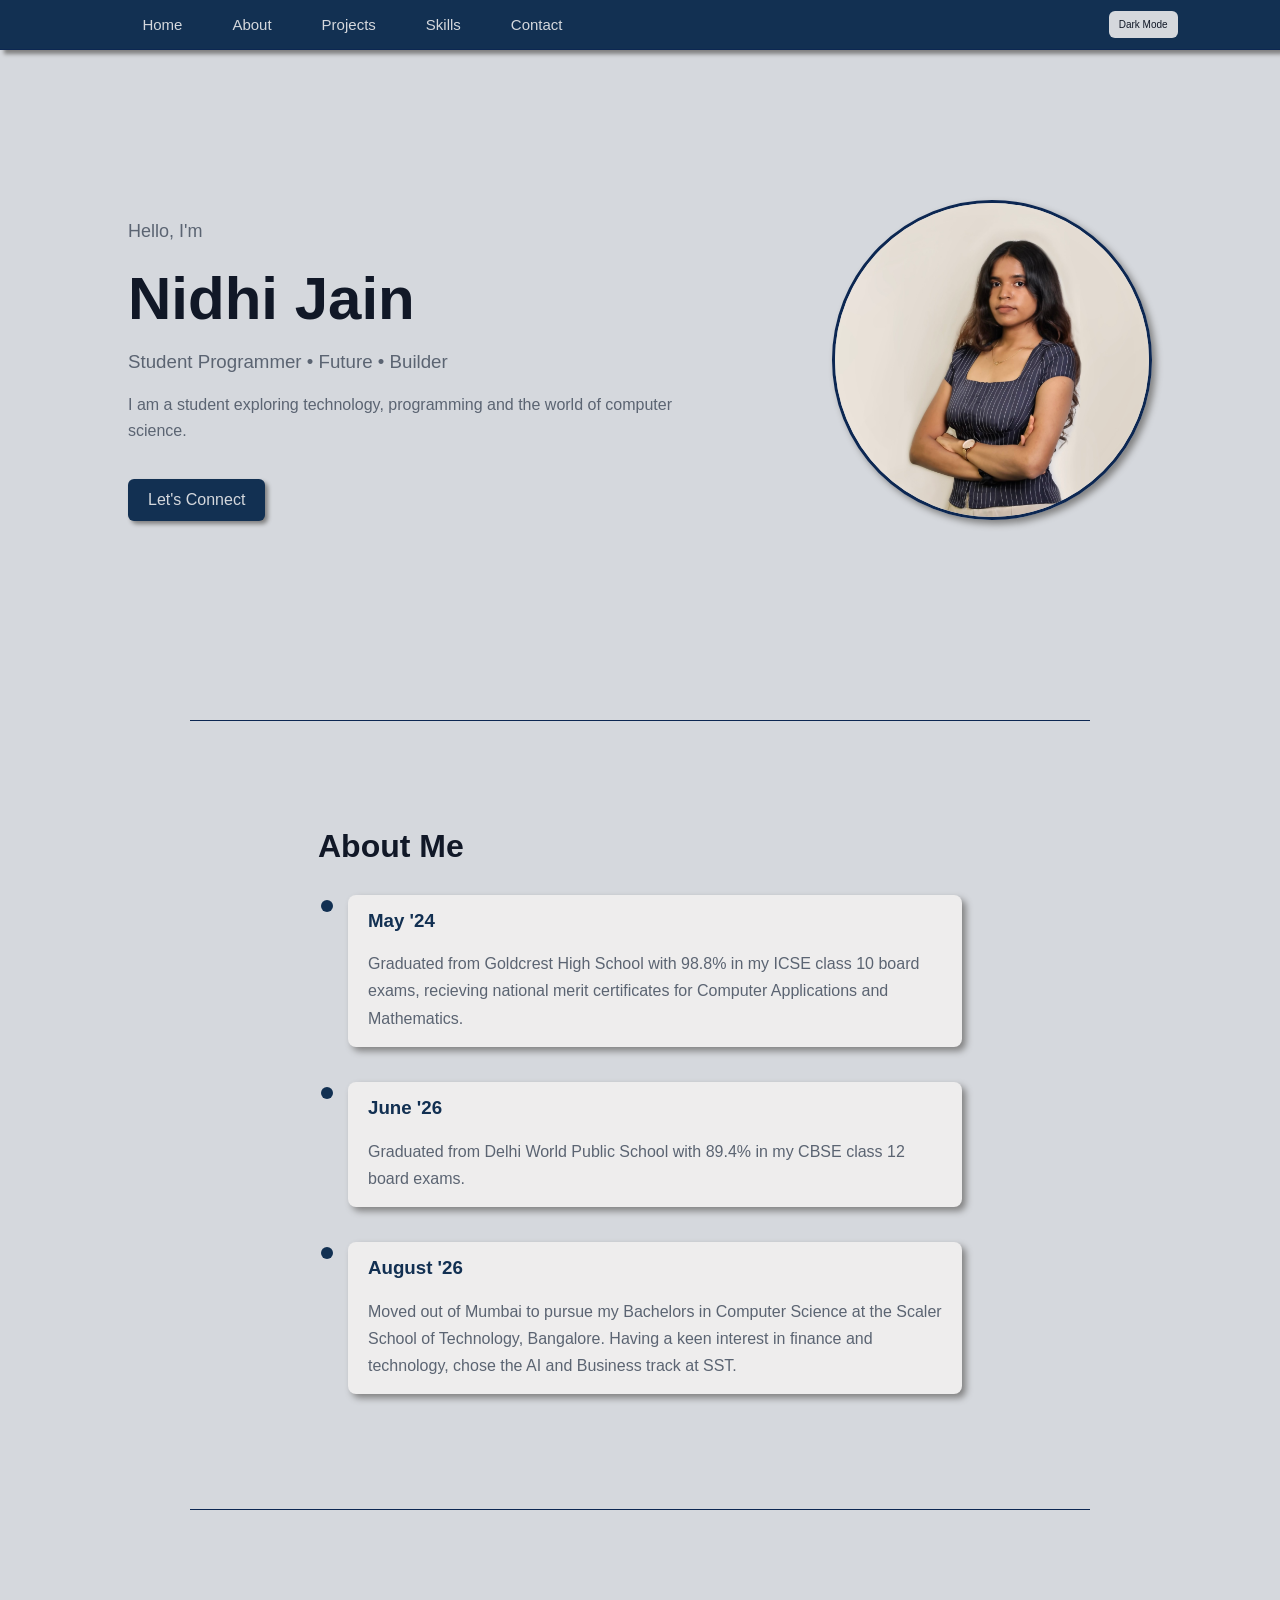
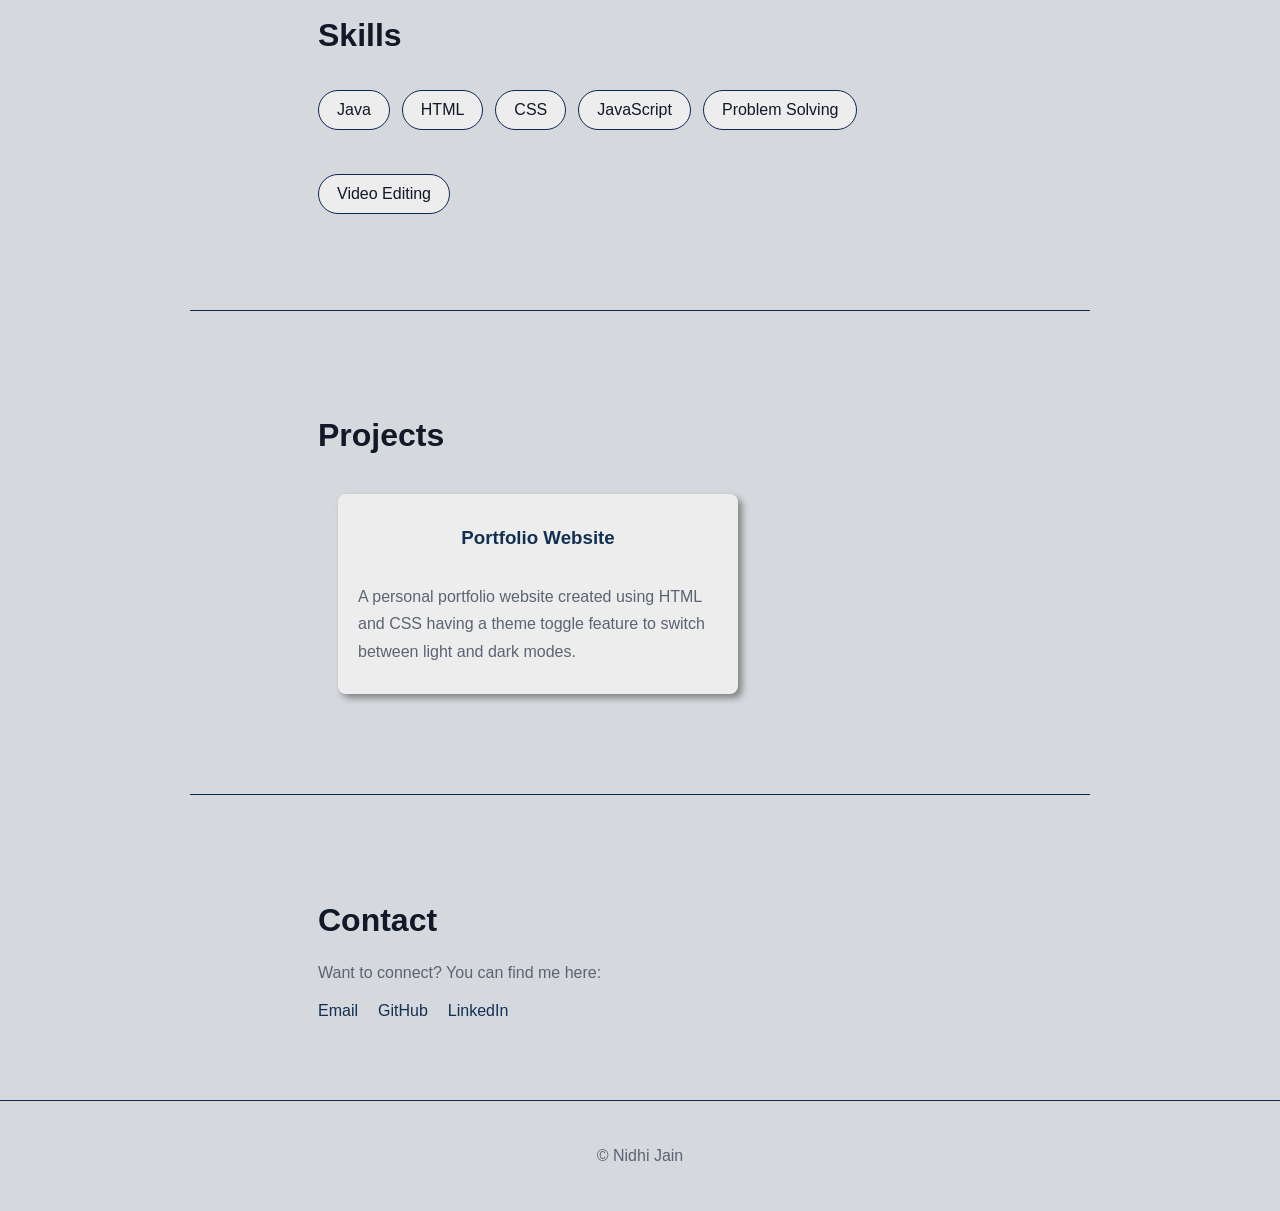
<file: index.html>
<!DOCTYPE html>
<html lang="en">

<head>
    <meta charset="UTF-8">
    <meta name="viewport" content="width=device-width, initial-scale=1.0">

    <title>Portfolio</title>

    <link rel="stylesheet" href="style.css">
</head>

<body>

    <nav class="navbar">

        <div class="nlinks">
            <a href="#h">Home</a>
            <a href="#a">About</a>
            <a href="#p">Projects</a>
            <a href="#s">Skills</a>
            <a href="#c">Contact</a>
        </div>

        <a href="dark.html" target="_self" id="theme">Dark Mode</a>

    </nav>


    <main>

        <header id="h" class="h">

            <div class="htext">

                <p class="sectext">Hello, I'm</p>

                <h1>Nidhi Jain</h1>
                <h3>Student  Programmer &bull; Future &bull; Builder</h3>

                <p>
                    I am a student exploring technology, programming
                    and the world of computer science. </p>

                <a href="#c" class="button">Let's Connect</a>

            </div>
 <div class="photo">
                <img src="profile.png" alt="Nidhi">
            </div>

        </header>


        <section id="a" class="section">

        <h2>About Me</h2>

        <div class="intro">

         <div class="introitem">

            <div class="dot"></div>

            <div class="introcontent">

                <h3>May '24</h3>

                <p>
                    Graduated from Goldcrest High School with 98.8% in my ICSE class 10 board exams, recieving national merit certificates 
                    for Computer Applications and Mathematics.
                </p>

            </div>

        </div>


        <div class="introitem">

            <div class="dot"></div>

            <div class="introcontent">

                <h3>June '26</h3>

                <p>
                    Graduated from Delhi World Public School with 89.4% in my CBSE class 12 board exams.
                </p>

            </div>

        </div>


        <div class="introitem">

            <div class="dot"></div>

            <div class="introcontent">

                <h3>August '26</h3>

                <p>
                    Moved out of Mumbai to pursue my Bachelors in Computer Science at the Scaler School of Technology, Bangalore.
                    Having a keen interest in finance and technology, chose the AI and Business track at SST.
                </p>

            </div>

        </div>

    </div>

</section>

        <section id="s" class="section">

            <h2>Skills</h2>

            <div class="skillscontainer">

                <p>Java</p>
                <p>HTML</p>
                <p>CSS</p>
                <p>JavaScript</p>
                <p>Problem Solving</p>
                <p>Video Editing</p>

            </div>

        </section>

        <section id="p" class="section">

            <h2>Projects</h2>

            <div class="pcontainer">
                <a href="#">
            <div class="pcard">

                <h3>Portfolio Website</h3>

                <p>
                    A personal portfolio website created using
                    HTML and CSS having a theme toggle feature to switch between 
                    light and dark modes.
                </p>

                
               

            </div>
             </a>

            </div>

        </section>

        <section id="c" class="section">

            <h2>Contact</h2>

            <p>
                Want to connect? You can find me here:
            </p>

            <div class="contactlinks">

                <a href="mailto:nidhijain170608@gmail.com">Email</a>
<a href="https://github.com/nidhijain1706" target="_blank">GitHub</a>
<a href="https://www.linkedin.com/in/nidhi-jain-88a437312/" target="_blank">LinkedIn</a>

            </div>

        </section>

    </main>


    <footer>
        <p>&copy; Nidhi Jain</p>
    </footer>


    

</body>

</html>
</file>
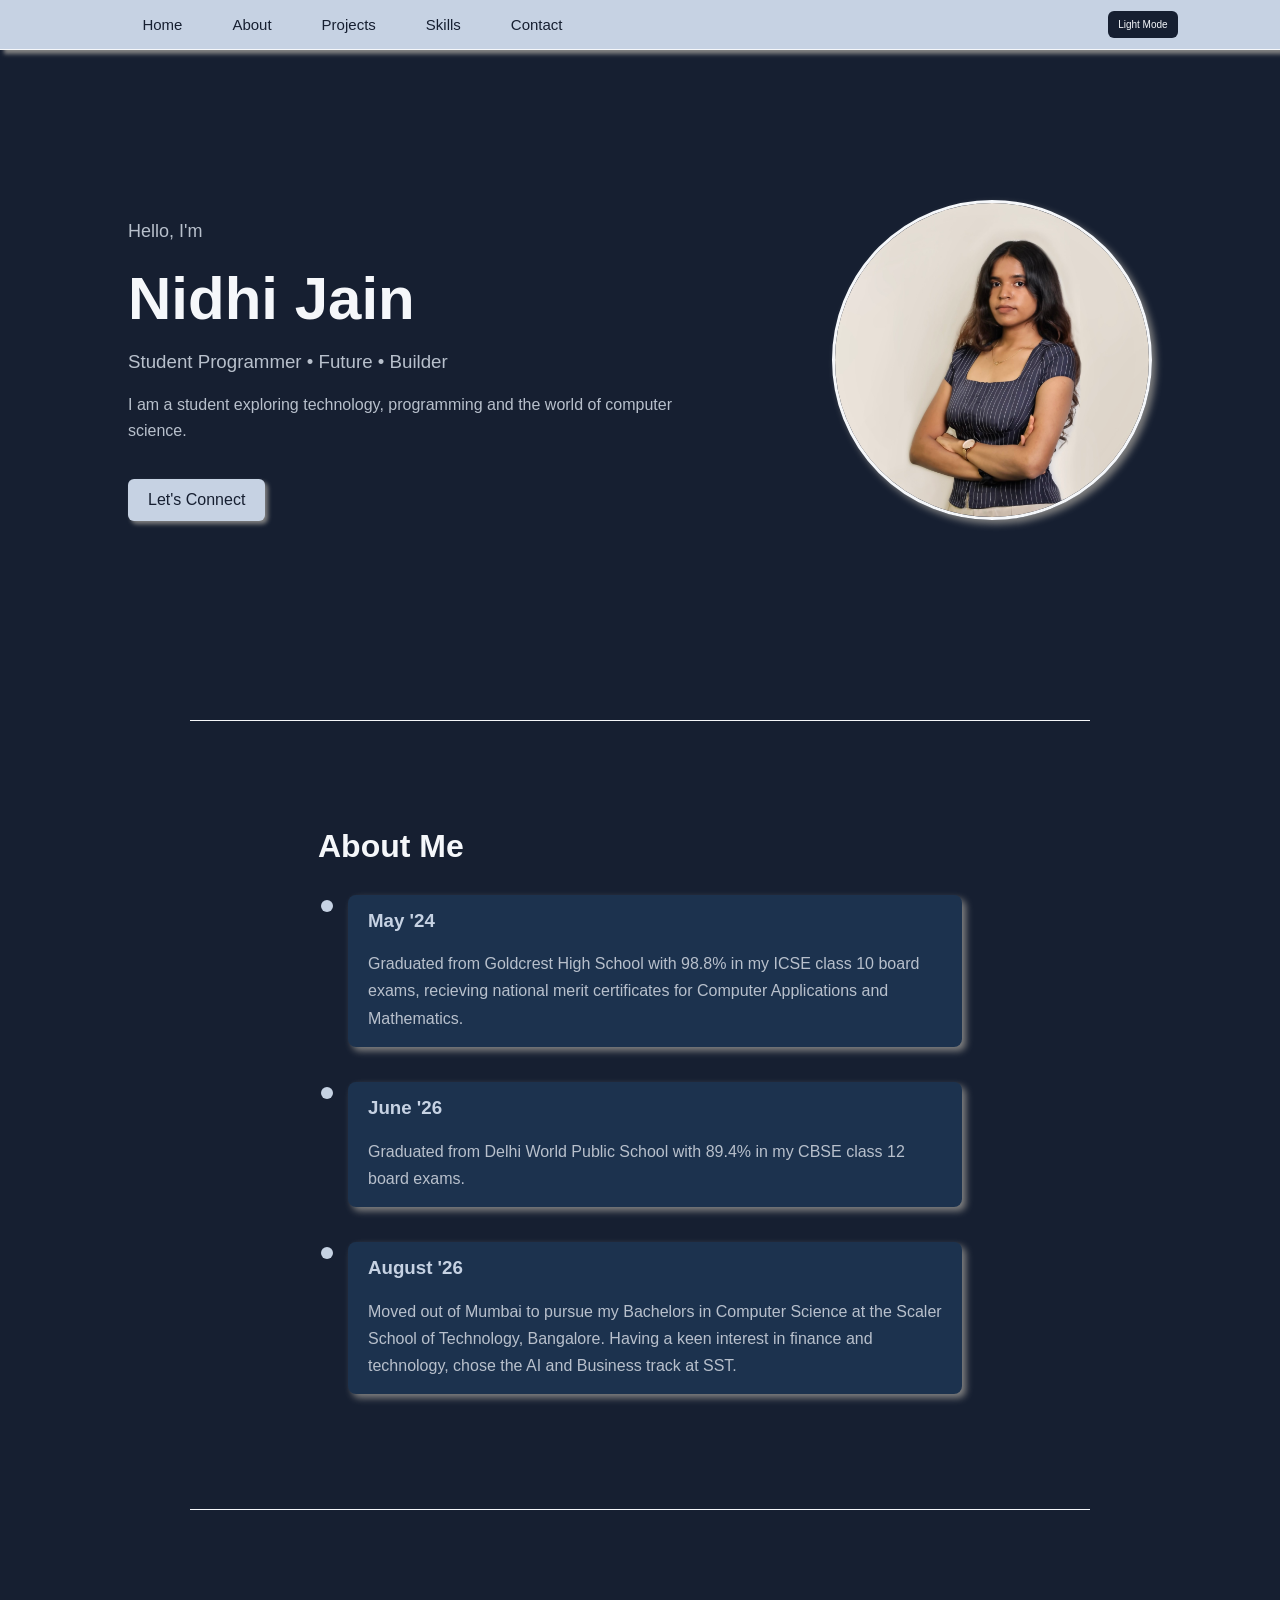
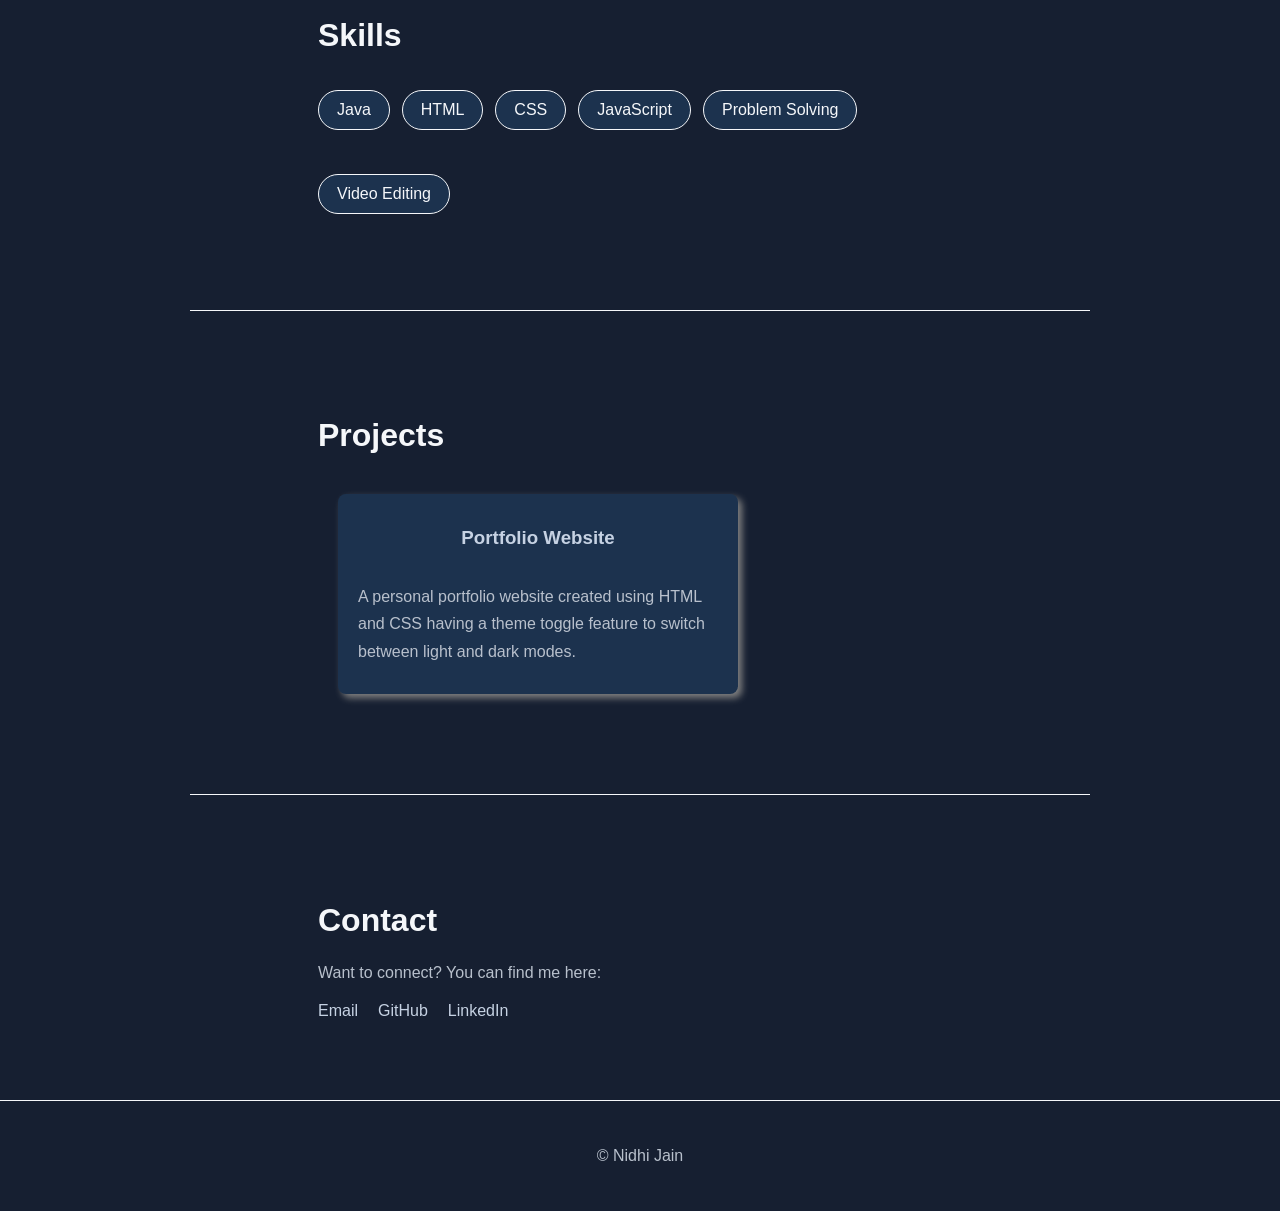
<file: dark.html>
<!DOCTYPE html>
<html lang="en">

<head>
    <meta charset="UTF-8">
    <meta name="viewport" content="width=device-width, initial-scale=1.0">

    <title>Portfolio</title>

    <link rel="stylesheet" href="style2.css">
</head>

<body>

    <nav class="navbar">

        <div class="nlinks">
            <a href="#h">Home</a>
            <a href="#a">About</a>
            <a href="#p">Projects</a>
            <a href="#s">Skills</a>
            <a href="#c">Contact</a>
        </div>

        <a href="index.html" target="_self" id="theme">Light Mode</a>

    </nav>


    <main>

        <header id="h" class="h">

            <div class="htext">

                <p class="sectext">Hello, I'm</p>

                <h1>Nidhi Jain</h1>
                <h3>Student  Programmer &bull; Future &bull; Builder</h3>

                <p>
                    I am a student exploring technology, programming
                    and the world of computer science. </p>

                <a href="#c" class="button">Let's Connect</a>

            </div>
 <div class="photo">
                <img src="profile.png" alt="Nidhi">
            </div>

        </header>


        <section id="a" class="section">

        <h2>About Me</h2>

        <div class="intro">

         <div class="introitem">

            <div class="dot"></div>

            <div class="introcontent">

                <h3>May '24</h3>

                <p>
                    Graduated from Goldcrest High School with 98.8% in my ICSE class 10 board exams, recieving national merit certificates 
                    for Computer Applications and Mathematics.
                </p>

            </div>

        </div>


        <div class="introitem">

            <div class="dot"></div>

            <div class="introcontent">

                <h3>June '26</h3>

                <p>
                    Graduated from Delhi World Public School with 89.4% in my CBSE class 12 board exams.
                </p>

            </div>

        </div>


        <div class="introitem">

            <div class="dot"></div>

            <div class="introcontent">

                <h3>August '26</h3>

                <p>
                    Moved out of Mumbai to pursue my Bachelors in Computer Science at the Scaler School of Technology, Bangalore.
                    Having a keen interest in finance and technology, chose the AI and Business track at SST.
                </p>

            </div>

        </div>

    </div>

</section>

        <section id="s" class="section">

            <h2>Skills</h2>

            <div class="skillscontainer">

                <p>Java</p>
                <p>HTML</p>
                <p>CSS</p>
                <p>JavaScript</p>
                <p>Problem Solving</p>
                <p>Video Editing</p>

            </div>

        </section>

        <section id="p" class="section">

            <h2>Projects</h2>

            <div class="pcontainer">
                <a href="#">
            <div class="pcard">

                <h3>Portfolio Website</h3>

                <p>
                    A personal portfolio website created using
                    HTML and CSS having a theme toggle feature to switch between 
                    light and dark modes.
                </p>

                
               

            </div>
             </a>

            </div>

        </section>

        <section id="c" class="section">

            <h2>Contact</h2>

            <p>
                Want to connect? You can find me here:
            </p>

            <div class="contactlinks">

                <a href="mailto:nidhijain170608@gmail.com">Email</a>
<a href="https://github.com/nidhijain1706" target="_blank">GitHub</a>
<a href="https://www.linkedin.com/in/nidhi-jain-88a437312/" target="_blank">LinkedIn</a>

            </div>

        </section>

    </main>


    <footer>
        <p>&copy; Nidhi Jain</p>
    </footer>


    

</body>

</html>
</file>
<file: style.css>
:root {
      --bg: #d5d8dd;
      --text: #111827;
      --sect: #5b6472;
    --secc: #123052;
    --card-bg: #eeeded;
    --border: #0c2752;
    --linkc : #4c74b5;
}

* {
    box-sizing: border-box;
}

html {
    scroll-behavior: smooth;
}

body {
    margin: 0;
    font-family: Arial, sans-serif;
    background-color: var(--bg);
    color: var(--text);
}
a{
    text-decoration: none;
}
.navbar {
   
    align-items: center;
    height: 50px;
    padding: 20px 8%;
    box-shadow: 4px 4px 4px grey;
    background-color: var(--secc);
    border-bottom: 1px solid var(--border);
    position:fixed;
    top: 0;
    width: 100%;
    z-index: 1000;
    display: flex;
    justify-content: space-between;
}


.nlinks {
    display: flex;
    gap: 50px;
    margin-left: 40px;
}

.nlinks a {
    display: inline-block;

    text-decoration: none;
    color: var(--bg);
    font-size: 15px;

    transition: 0.4s;
}

.nlinks a:hover {
    color: #fff;
    transform: translateY(-2px);
}

#theme {

    border: 0px;
     padding: 8px 10px 8px 10px;
    background-color: var(--bg);
    color: var(--text);
    font-size: 10px;
    cursor: pointer;
     border-radius: 6px;
    text-decoration: none;
    transition: 0.4s;
}

#theme:hover {
    transform: scale(1.05);
}

.h{
    min-height: 80vh;

    display: flex;
    justify-content: space-between;
    align-items: center;

    padding: 70px 10%;
    gap: 50px;
}

.htext {
    max-width: 600px;
}

.sectext {
    color: var(--secc);
    font-size: 18px;
}

.h h1 {
    font-size: 60px;
    margin: 10px 0;
}

.h h3 {
    color: var(--sect);
    font-weight: normal;
}

.h p {
    color: var(--sect);
    line-height: 1.6;
}



.button {
    background-color: var(--secc);
    color: var(--bg);

    text-decoration: none;

    border-radius: 6px;

    transition: 0.4s;
    display: inline-block;
    box-shadow: 3px 3px 4px grey;
    margin-top: 20px;
    padding: 12px 20px;

   
}

.button:hover {
    transform: translateY(-3px);
    box-shadow: 4px 6px 6px grey;
}


.section {
    margin: auto;
    padding: 80px 10%;
    border-top: 1px solid var(--border);
    max-width: 900px;
}

.section h2 {
    font-size: 32px;
    margin-bottom: 20px;
}

.section p {
    color: var(--sect);
    line-height: 1.7;
}
/* ABOUT */

.intro {
    position: relative;

    margin-top: 30px;
    padding-left: 30px;
}


.introitem {
    position: relative;
    margin-bottom: 35px;
}

#a:target .introitem {
    animation: slideIn 2s ease;
    animation-fill-mode: backwards;
}
#a:target .introitem:nth-child(1) {
    animation-delay: 0.1s;
    
}
#a:target .introitem:nth-child(2) {
    animation-delay: 0.6s;
    
}

#a:target .introitem:nth-child(3) {
    animation-delay: 1.1s;

}

.dot {
    position: absolute;

    left: -27px;
    top: 5px;

    width: 12px;
    height: 12px;

    background-color: var(--secc);

    border-radius: 50%;
}


.introcontent {
    background-color: var(--card-bg);

    padding: 15px 20px;

    border-radius: 8px;

    box-shadow: 4px 4px 7px grey;
}

.introcontent h3 {
    margin-top: 0;

    color: var(--secc);
}

.introcontent p {
    margin-bottom: 0;
}

@keyframes slideIn {

    from {
        opacity: 0;
        transform: translateX(-70px);
    }

    to {
        opacity: 1;
        transform: translateX(0);
    }

}

.skillscontainer {
    display: flex;
    flex-wrap: wrap;
    gap: 12px;
}

.skillscontainer p {
    padding: 8px 18px;
    height: 40px;
    background-color: var(--card-bg);
    display: flex;
    align-items: center;
    justify-content: center;
    border: 1px solid var(--border);
    border-radius: 20px;

    color: var(--text);

}


.contactlinks {
    display: flex;
    gap: 20px;
    flex-wrap: wrap;
}

.contactlinks a {
    color: var(--secc);
    text-decoration: none;
}




footer {
    text-align: center;

    padding: 30px;

    border-top: 1px solid var(--border);

    color: var(--sect);
}



@media (max-width: 768px) {

    .navbar {
        height: 50px;
        padding: 10px 15px;
        gap: 10px;
    }

    .nlinks {
        display: flex;
        gap: 12px;
        margin-left: 0;
        margin-right: 0;
    }

    .nlinks a {
        font-size: 12px;
    }

    #theme {
        font-size: 9px;
        padding: 6px 8px;
        margin-right: 0;
        white-space: nowrap;
    }

    .h {
        flex-direction: column-reverse;
        text-align: center;
        min-height: 100vh;
        padding: 70px 8% 40px;
    }

    .h h1 {
        font-size: 45px;
    }

    .photo {
        position: relative;
        top: 30px;
        width: 250px;
        height: 250px;
    }

    .section {
        padding: 60px 8%;
    }

    .contactlinks {
        flex-direction: column;
    }

    .pcard {
        width: 100%;
        margin: 10px 0;
    }
}


.button:active {
    background-color: var(--linkc);
}
.photo {
     border: 3px solid var(--border);

    border-radius: 50%;
    box-shadow: 4px 4px 7px grey;
    overflow: hidden;
    width: 320px;
    height: 320px;
}
   

.photo img {
    width: 100%;
    height: 100%;

    object-fit: cover;
}
.skillscontainer p:hover {
    transition: 0.4s;
    background-color: var(--secc);
    color: var(--bg);
    transform: translateY(-2px);
}


.contactlinks a:hover {
    color: var(--linkc);
}

.pcontainer{
    width: 100%;
    display: flex;
    flex-wrap: wrap;
    gap: 20px;
    justify-content: flex-start;
    align-items: center;
}
.pcard{
   
    padding: 20px;
    background-color: var(--card-bg);
    
    border-radius: 8px;
    box-shadow: 4px 4px 7px grey;
    margin: 20px;
    width: 400px;
    height: 200px;
    display: flex;
    flex-direction: column;
    justify-content: center;
    align-items: center;
    
}
.pcard h3{
    color: var(--secc);
    font-weight: bold;
}
.pcard:hover{
    background-color: var(--secc);
    color: var(--bg);
    transform: translateY(-2px);
    transition: 0.4s;
}
.pcard:hover p{
    color: var(--bg);
}
.pcard:hover h3{
    color: var(--bg);
}
</file>
<file: style2.css>
:root {
      --bg: #161f31;
    --text: #f5f7fa;
    --sect: #b8c0cc;
    --secc: #c6d2e3;
    --card-bg: #1c324e;
    --border: #f5f7fa;
    --linkc : #ffffff;
}

* {
    box-sizing: border-box;
}

html {
    scroll-behavior: smooth;
}

body {
    margin: 0;
    font-family: Arial, sans-serif;
    background-color: var(--bg);
    color: var(--text);
}
a{
    text-decoration: none;
}
.navbar {
   
    align-items: center;
    height: 50px;
    padding: 20px 8%;
    box-shadow: 4px 4px 4px grey;
    background-color: var(--secc);
    border-bottom: 1px solid var(--border);
    position:fixed;
    top: 0;
    width: 100%;
    z-index: 1000;
    display: flex;
    justify-content: space-between;
}


.nlinks {
    display: flex;
    gap: 50px;
    margin-left: 40px;
}

.nlinks a {
    display: inline-block;

    text-decoration: none;
    color: var(--bg);
    font-size: 15px;

    transition: 0.4s;
}

.nlinks a:hover {
    color: #fff;
    transform: translateY(-2px);
}

#theme {

    border: 0px;
     padding: 8px 10px 8px 10px;
    background-color: var(--bg);
    color: var(--text);
    font-size: 10px;
    cursor: pointer;
     border-radius: 6px;
    text-decoration: none;
    transition: 0.4s;
}

#theme:hover {
    transform: scale(1.05);
}

.h{
    min-height: 80vh;

    display: flex;
    justify-content: space-between;
    align-items: center;

    padding: 70px 10%;
    gap: 50px;
}

.htext {
    max-width: 600px;
}

.sectext {
    color: var(--secc);
    font-size: 18px;
}

.h h1 {
    font-size: 60px;
    margin: 10px 0;
}

.h h3 {
    color: var(--sect);
    font-weight: normal;
}

.h p {
    color: var(--sect);
    line-height: 1.6;
}



.button {
    background-color: var(--secc);
    color: var(--bg);

    text-decoration: none;

    border-radius: 6px;

    transition: 0.4s;
    display: inline-block;
    box-shadow: 3px 3px 4px grey;
    margin-top: 20px;
    padding: 12px 20px;

   
}

.button:hover {
    transform: translateY(-3px);
    box-shadow: 4px 6px 6px grey;
}


.section {
    margin: auto;
    padding: 80px 10%;
    border-top: 1px solid var(--border);
    max-width: 900px;
}

.section h2 {
    font-size: 32px;
    margin-bottom: 20px;
}

.section p {
    color: var(--sect);
    line-height: 1.7;
}
/* ABOUT */

.intro {
    position: relative;

    margin-top: 30px;
    padding-left: 30px;
}


.introitem {
    position: relative;
    margin-bottom: 35px;
}

#a:target .introitem {
    animation: slideIn 2s ease;
    animation-fill-mode: backwards;
}
#a:target .introitem:nth-child(1) {
    animation-delay: 0.1s;
    
}
#a:target .introitem:nth-child(2) {
    animation-delay: 0.6s;
    
}

#a:target .introitem:nth-child(3) {
    animation-delay: 1.1s;

}

.dot {
    position: absolute;

    left: -27px;
    top: 5px;

    width: 12px;
    height: 12px;

    background-color: var(--secc);

    border-radius: 50%;
}


.introcontent {
    background-color: var(--card-bg);

    padding: 15px 20px;

    border-radius: 8px;

    box-shadow: 4px 4px 7px grey;
}

.introcontent h3 {
    margin-top: 0;

    color: var(--secc);
}

.introcontent p {
    margin-bottom: 0;
}

@keyframes slideIn {

    from {
        opacity: 0;
        transform: translateX(-70px);
    }

    to {
        opacity: 1;
        transform: translateX(0);
    }

}

.skillscontainer {
    display: flex;
    flex-wrap: wrap;
    gap: 12px;
}

.skillscontainer p {
    padding: 8px 18px;
    height: 40px;
    background-color: var(--card-bg);
    display: flex;
    align-items: center;
    justify-content: center;
    border: 1px solid var(--border);
    border-radius: 20px;

    color: var(--text);

}


.contactlinks {
    display: flex;
    gap: 20px;
    flex-wrap: wrap;
}

.contactlinks a {
    color: var(--secc);
    text-decoration: none;
}




footer {
    text-align: center;

    padding: 30px;

    border-top: 1px solid var(--border);

    color: var(--sect);
}



@media (max-width: 768px) {

    .navbar {
        height: 50px;
        padding: 10px 15px;
        gap: 10px;
    }

    .nlinks {
        display: flex;
        gap: 12px;
        margin-left: 0;
        margin-right: 0;
    }

    .nlinks a {
        font-size: 12px;
    }

    #theme {
        font-size: 9px;
        padding: 6px 8px;
        margin-right: 0;
        white-space: nowrap;
    }

    .h {
        flex-direction: column-reverse;
        text-align: center;
        min-height: 100vh;
        padding: 70px 8% 40px;
    }

    .h h1 {
        font-size: 45px;
    }

    .photo {
        position: relative;
        top: 30px;
        width: 250px;
        height: 250px;
    }

    .section {
        padding: 60px 8%;
    }

    .contactlinks {
        flex-direction: column;
    }

    .pcard {
        width: 100%;
        margin: 10px 0;
    }
}


.button:active {
    background-color: var(--linkc);
}
.photo {
     border: 3px solid var(--border);

    border-radius: 50%;
    box-shadow: 4px 4px 7px grey;
    overflow: hidden;
    width: 320px;
    height: 320px;
}
   

.photo img {
    width: 100%;
    height: 100%;

    object-fit: cover;
}
.skillscontainer p:hover {
    transition: 0.4s;
    background-color: var(--secc);
    color: var(--bg);
    transform: translateY(-2px);
}


.contactlinks a:hover {
    color: var(--linkc);
}

.pcontainer{
    width: 100%;
    display: flex;
    flex-wrap: wrap;
    gap: 20px;
    justify-content: flex-start;
    align-items: center;
}
.pcard{
   
    padding: 20px;
    background-color: var(--card-bg);
    border-radius: 8px;
    box-shadow: 4px 4px 7px grey;
    margin: 20px;
    width: 400px;
    height: 200px;
    display: flex;
    flex-direction: column;
    justify-content: center;
    align-items: center;
    
}
.pcard h3{
    color: var(--secc);
    font-weight: bold;
}
.pcard:hover{
    background-color: var(--secc);
    color: var(--bg);
    transform: translateY(-2px);
    transition: 0.4s;
}
.pcard:hover p{
    color: var(--bg);
}
.pcard:hover h3{
    color: var(--bg);
}
</file>
